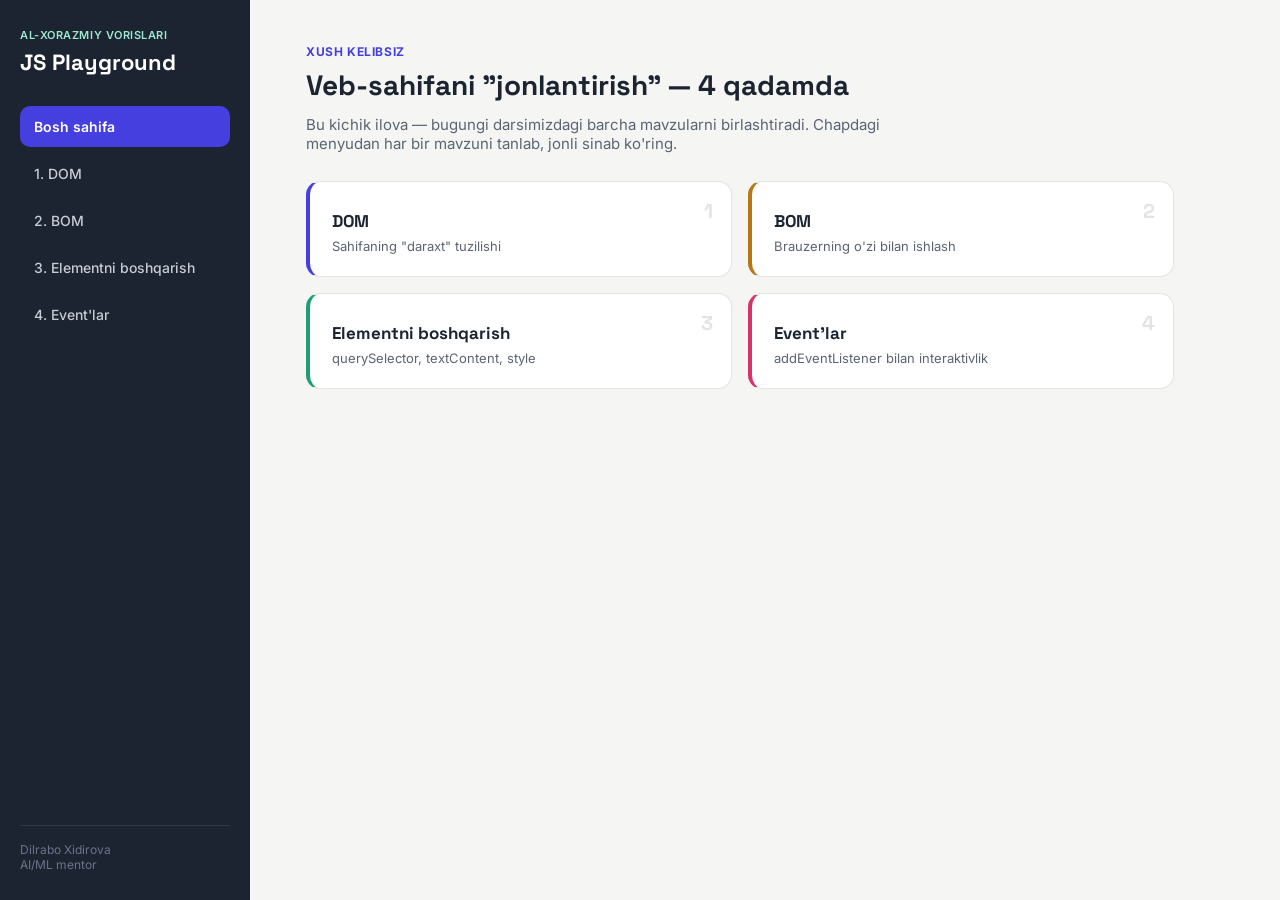
<file: 03-DOM-BOM-HTML-tushunchalari/index.html>
<!DOCTYPE html>
<html lang="uz">
<head>
<meta charset="UTF-8">
<meta name="viewport" content="width=device-width, initial-scale=1.0">
<title>DOM, BOM, Element va Event'lar — Yakuniy loyiha</title>
<link rel="preconnect" href="https://fonts.googleapis.com">
<link rel="preconnect" href="https://fonts.gstatic.com" crossorigin>
<link href="https://fonts.googleapis.com/css2?family=Space+Grotesk:wght@500;700&family=Inter:wght@400;500;600&family=JetBrains+Mono:wght@400;500&display=swap" rel="stylesheet">
<link rel="stylesheet" href="style.css">
</head>
<body>

<div class="app">

  <!-- ==================== SIDEBAR (Streamlit uslubida navigatsiya) ==================== -->
  <aside class="sidebar">
    <div class="sidebar-title">
      <p class="eyebrow">Al-Xorazmiy vorislari</p>
      <h1>JS Playground</h1>
    </div>
    <nav class="nav">
      <button class="nav-btn active" data-page="bosh">Bosh sahifa</button>
      <button class="nav-btn" data-page="dom">1. DOM</button>
      <button class="nav-btn" data-page="bom">2. BOM</button>
      <button class="nav-btn" data-page="element">3. Elementni boshqarish</button>
      <button class="nav-btn" data-page="event">4. Event'lar</button>
    </nav>
    <div class="sidebar-footer">Dilrabo Xidirova<br>AI/ML mentor</div>
  </aside>

  <!-- ==================== MAIN CONTENT ==================== -->
  <main class="content">

    <!-- ---------- BOSH SAHIFA ---------- -->
    <section class="page active" id="page-bosh">
      <p class="page-eyebrow">Xush kelibsiz</p>
      <h2>Veb-sahifani "jonlantirish" — 4 qadamda</h2>
      <p class="page-desc">Bu kichik ilova — bugungi darsimizdagi barcha mavzularni birlashtiradi. Chapdagi menyudan har bir mavzuni tanlab, jonli sinab ko'ring.</p>
      <div class="card-grid">
        <div class="mini-card blue"><span class="mini-num">1</span><h3>DOM</h3><p>Sahifaning "daraxt" tuzilishi</p></div>
        <div class="mini-card amber"><span class="mini-num">2</span><h3>BOM</h3><p>Brauzerning o'zi bilan ishlash</p></div>
        <div class="mini-card green"><span class="mini-num">3</span><h3>Elementni boshqarish</h3><p>querySelector, textContent, style</p></div>
        <div class="mini-card pink"><span class="mini-num">4</span><h3>Event'lar</h3><p>addEventListener bilan interaktivlik</p></div>
      </div>
    </section>

    <!-- ---------- 1. DOM ---------- -->
    <section class="page" id="page-dom">
      <p class="page-eyebrow">1-bo'lim</p>
      <h2>DOM — sahifaning daraxti</h2>
      <p class="page-desc">Har bir veb-sahifa — bu ichma-ich joylashgan elementlar daraxti. Quyidagi tugmani bosib, daraxtning har bir "shoxini" ajratib ko'ring.</p>

      <div class="two-col">
        <div class="panel">
          <p class="panel-label">DOM daraxti</p>
          <div class="tree" id="domTree">
            <div class="tree-node" data-node="html">&lt;html&gt;</div>
            <div class="tree-node indent1" data-node="body">&lt;body&gt;</div>
            <div class="tree-node indent2" data-node="h1">&lt;h1&gt;</div>
            <div class="tree-node indent2" data-node="button">&lt;button&gt;</div>
          </div>
        </div>
        <div class="panel">
          <p class="panel-label">Nima uchun kerak?</p>
          <p class="explain-text">DOM — JavaScript uchun "xarita". Bu xarita bo'lmasa, JavaScript sahifada nima borligini va qayerga "qo'l tekkizishni" bilmaydi.</p>
          <div class="btn-row">
            <button class="action-btn" id="domHighlightBtn">Daraxtni tekshirish</button>
          </div>
        </div>
      </div>
      <div class="code-box" id="domCode">// Tugmani bosib ko'ring</div>
    </section>

    <!-- ---------- 2. BOM ---------- -->
    <section class="page" id="page-bom">
      <p class="page-eyebrow">2-bo'lim</p>
      <h2>BOM — brauzerning o'zi</h2>
      <p class="page-desc">DOM — sahifa ICHI. BOM — brauzerning O'ZI (oyna o'lchami, xabar oynasi, manzil).</p>

      <div class="two-col">
        <div class="panel">
          <p class="panel-label">Oyna kengligi</p>
          <p class="explain-text">Bu — sahifa ichidagi narsa emas, balki brauzerning o'zi haqidagi ma'lumot.</p>
          <div class="btn-row"><button class="action-btn" id="bomWidthBtn">window.innerWidth</button></div>
        </div>
        <div class="panel">
          <p class="panel-label">Xabar oynasi</p>
          <p class="explain-text">Brauzerning o'z xabar oynasini chiqarish.</p>
          <div class="btn-row"><button class="action-btn" id="bomAlertBtn">window.alert()</button></div>
        </div>
      </div>
      <div class="code-box" id="bomCode">// Tugmalarni bosib ko'ring</div>
    </section>

    <!-- ---------- 3. ELEMENT ---------- -->
    <section class="page" id="page-element">
      <p class="page-eyebrow">3-bo'lim</p>
      <h2>Elementni boshqarish</h2>
      <p class="page-desc">JavaScript sahifadagi elementni topib (querySelector), uni o'zgartira oladi (textContent, style).</p>

      <div class="two-col">
        <div class="panel preview-panel">
          <p class="panel-label">Jonli sahifa</p>
          <h3 id="liveH1">Salom, Dunyo!</h3>
          <button id="liveBtn">Meni bos!</button>
        </div>
        <div class="panel">
          <p class="panel-label">Boshqaruv</p>
          <div class="btn-row" style="flex-direction:column; align-items:stretch; gap:8px;">
            <button class="action-btn" id="elTextBtn">.textContent'ni o'zgartirish</button>
            <button class="action-btn" id="elColorBtn">.style.color'ni o'zgartirish</button>
            <button class="action-btn" id="elResetBtn">Qaytarish</button>
          </div>
        </div>
      </div>
      <div class="code-box" id="elementCode">// Tugmalarni bosib ko'ring</div>
    </section>

    <!-- ---------- 4. EVENT ---------- -->
    <section class="page" id="page-event">
      <p class="page-eyebrow">4-bo'lim</p>
      <h2>Event'lar (Hodisalar)</h2>
      <p class="page-desc">addEventListener — foydalanuvchi harakatiga (click, hover) dastur javob berishi.</p>

      <div class="two-col">
        <div class="panel preview-panel">
          <p class="panel-label">Click event</p>
          <div class="counter-display" id="clickCounter">0</div>
          <button id="eventClickBtn">Bosing!</button>
        </div>
        <div class="panel preview-panel">
          <p class="panel-label">Hover event</p>
          <div class="hover-box" id="hoverBox">Sichqonchani shu yerga olib keling</div>
        </div>
      </div>
      <div class="code-box" id="eventCode">// Tugmani bosing yoki sichqonchani olib keling</div>
    </section>

  </main>
</div>

<div class="toast" id="toast"></div>
<div class="modal-overlay" id="modalOverlay">
  <div class="modal-box">
    <p>Salom! Bu — brauzerning o'z xabar oynasi.</p>
    <button id="modalClose">OK</button>
  </div>
</div>

<script src="script.js"></script>
</body>
</html>
</file>
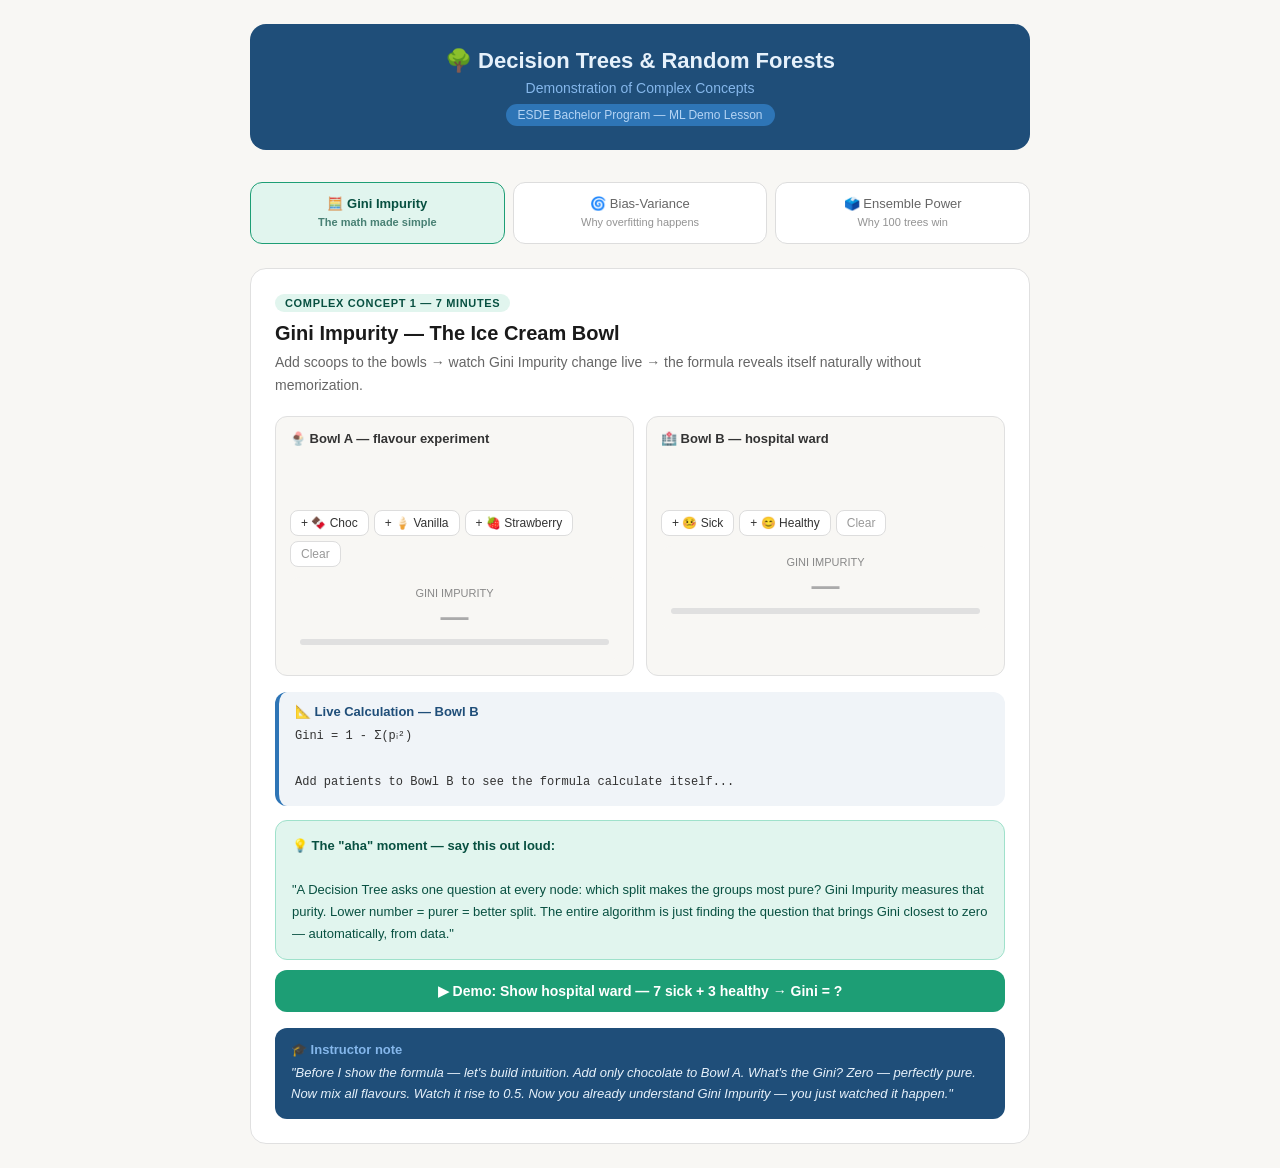
<file: 01-decision-trees-random-forests/complex_concepts_demo.html>
<!DOCTYPE html>
<html lang="en">
<head>
<meta charset="UTF-8">
<meta name="viewport" content="width=device-width, initial-scale=1.0">
<title>Decision Trees & Random Forests — Complex Concepts Demo</title>
<style>
  * { box-sizing: border-box; margin: 0; padding: 0; }
  body { font-family: -apple-system, BlinkMacSystemFont, 'Segoe UI', Arial, sans-serif; background: #f8f7f4; color: #1a1a1a; padding: 1.5rem; }
  #app { max-width: 780px; margin: 0 auto; }

  .header { text-align: center; margin-bottom: 2rem; padding: 1.5rem; background: #1F4E79; border-radius: 16px; }
  .header h1 { font-size: 22px; font-weight: 600; color: #E6F1FB; margin-bottom: 6px; }
  .header p { font-size: 14px; color: #85B7EB; }
  .header .badge { display: inline-block; background: #2E75B6; color: #B5D4F4; font-size: 12px; padding: 4px 12px; border-radius: 20px; margin-top: 8px; }

  .concept-nav { display: flex; gap: 8px; margin-bottom: 1.5rem; }
  .cnav { flex: 1; padding: 12px 8px; border: 1.5px solid #ddd; border-radius: 12px; font-size: 13px; cursor: pointer; text-align: center; background: #fff; color: #666; line-height: 1.4; transition: all .2s; }
  .cnav:hover { border-color: #2E75B6; }
  .cnav.c1.active { border-color: #1D9E75; background: #E1F5EE; color: #085041; font-weight: 600; }
  .cnav.c2.active { border-color: #185FA5; background: #E6F1FB; color: #042C53; font-weight: 600; }
  .cnav.c3.active { border-color: #854F0B; background: #FAEEDA; color: #412402; font-weight: 600; }

  .panel { display: none; background: #fff; border-radius: 16px; padding: 1.5rem; border: 0.5px solid #e0e0e0; }
  .panel.active { display: block; }

  .concept-label { font-size: 11px; font-weight: 600; letter-spacing: .06em; padding: 3px 10px; border-radius: 10px; display: inline-block; margin-bottom: 10px; text-transform: uppercase; }
  .l1 { background: #E1F5EE; color: #085041; }
  .l2 { background: #E6F1FB; color: #042C53; }
  .l3 { background: #FAEEDA; color: #412402; }

  .section-title { font-size: 20px; font-weight: 600; color: #1a1a1a; margin-bottom: 6px; }
  .section-sub { font-size: 14px; color: #666; margin-bottom: 1.25rem; line-height: 1.6; }

  /* GINI */
  .bowls-row { display: grid; grid-template-columns: 1fr 1fr; gap: 12px; margin-bottom: 1rem; }
  .bowl-wrap { background: #f8f7f4; border: 1px solid #e0e0e0; border-radius: 12px; padding: 14px; }
  .bowl-title { font-size: 13px; font-weight: 600; color: #333; margin-bottom: 10px; }
  .scoops { display: flex; flex-wrap: wrap; gap: 5px; min-height: 44px; margin-bottom: 10px; align-items: center; }
  .scoop { width: 34px; height: 34px; border-radius: 50%; display: flex; align-items: center; justify-content: center; font-size: 16px; cursor: pointer; transition: transform .1s; border: 2px solid rgba(0,0,0,0.1); }
  .scoop:hover { transform: scale(1.2); }
  .btns { display: flex; flex-wrap: wrap; gap: 5px; margin-bottom: 10px; }
  .ab { padding: 5px 10px; border: 1px solid #ddd; border-radius: 8px; font-size: 12px; cursor: pointer; background: #fff; color: #333; transition: all .15s; }
  .ab:hover { background: #E1F5EE; border-color: #1D9E75; }
  .clr { padding: 5px 10px; border: 1px solid #ddd; border-radius: 8px; font-size: 12px; cursor: pointer; background: #fff; color: #999; }
  .clr:hover { background: #f0f0f0; }
  .gini-result { text-align: center; padding: 10px; border-radius: 10px; transition: background .3s; }
  .gini-num { font-size: 28px; font-weight: 700; }
  .gini-bar { height: 6px; border-radius: 3px; background: #e0e0e0; margin: 6px 0; }
  .gini-fill { height: 6px; border-radius: 3px; transition: width .5s, background .5s; }
  .gini-word { font-size: 12px; font-weight: 600; }

  .formula-card { background: #f0f4f8; border-radius: 12px; padding: 12px 16px; margin-bottom: 14px; border-left: 4px solid #2E75B6; }
  .formula-title { font-size: 13px; font-weight: 600; color: #1F4E79; margin-bottom: 6px; }
  .formula-code { font-family: 'Courier New', monospace; font-size: 12px; color: #333; line-height: 1.9; white-space: pre-wrap; }

  .wow-box { background: #E1F5EE; border-radius: 12px; padding: 14px 16px; border: 1px solid #9FE1CB; margin-top: 12px; }
  .wow-box p { font-size: 13px; color: #085041; line-height: 1.7; }

  .run-btn { width: 100%; padding: 13px; border: none; border-radius: 12px; font-size: 14px; font-weight: 600; cursor: pointer; margin-top: 10px; transition: all .2s; }
  .green-btn { background: #1D9E75; color: #fff; }
  .green-btn:hover { background: #0F6E56; }
  .blue-btn { background: #185FA5; color: #fff; }
  .blue-btn:hover { background: #0C447C; }
  .amber-btn { background: #854F0B; color: #FAEEDA; }
  .amber-btn:hover { background: #633806; }

  /* BIAS VARIANCE */
  .slider-row { display: flex; align-items: center; gap: 12px; margin-bottom: 14px; background: #f8f7f4; padding: 12px 16px; border-radius: 12px; }
  .slider-row label { font-size: 13px; font-weight: 600; color: #333; width: 90px; flex-shrink: 0; }
  .slider-row input[type=range] { flex: 1; height: 6px; accent-color: #185FA5; cursor: pointer; }
  .slider-row .val { font-size: 20px; font-weight: 700; color: #185FA5; min-width: 36px; text-align: right; }

  .bv-grid { display: grid; grid-template-columns: 1fr 1fr; gap: 10px; margin: 14px 0; }
  .bv-card { background: #f8f7f4; border: 1px solid #e0e0e0; border-radius: 12px; padding: 14px; text-align: center; }
  .bv-label { font-size: 11px; color: #888; margin-bottom: 4px; text-transform: uppercase; letter-spacing: .04em; }
  .bv-num { font-size: 26px; font-weight: 700; }
  .bv-status { font-size: 11px; font-weight: 600; padding: 3px 10px; border-radius: 10px; display: inline-block; margin-top: 4px; }
  .verdict-bar { height: 8px; border-radius: 4px; background: #e0e0e0; margin: 6px 0; }
  .verdict-fill { height: 8px; border-radius: 4px; transition: width .5s, background .5s; }

  .bv-verdict { padding: 12px 16px; border-radius: 12px; font-size: 14px; font-weight: 500; text-align: center; transition: all .3s; margin-bottom: 10px; border: 1px solid; }
  .student-analogy { background: #E6F1FB; border-radius: 12px; padding: 14px 16px; border: 1px solid #B5D4F4; margin-top: 10px; }
  .student-analogy p { font-size: 13px; color: #042C53; line-height: 1.7; }

  /* ENSEMBLE */
  .doctors-row { display: grid; grid-template-columns: repeat(5, 1fr); gap: 8px; margin: 12px 0; }
  .doctor { border: 1px solid #e0e0e0; border-radius: 12px; padding: 10px 6px; text-align: center; background: #f8f7f4; transition: all .4s; }
  .doctor.voted { border-color: #2E75B6; background: #fff; box-shadow: 0 2px 8px rgba(0,0,0,0.08); }
  .doctor-icon { font-size: 24px; display: block; margin-bottom: 4px; }
  .doctor-name { font-size: 11px; font-weight: 600; color: #333; }
  .doctor-spec { font-size: 10px; color: #888; margin-bottom: 4px; }
  .doctor-acc { font-size: 10px; color: #999; margin-bottom: 5px; }
  .doctor-vote { font-size: 11px; font-weight: 600; padding: 3px 8px; border-radius: 8px; display: inline-block; }
  .vote-yes { background: #E1F5EE; color: #085041; }
  .vote-no { background: #FCEBEB; color: #791F1F; }
  .vote-pending { background: #f0f0f0; color: #aaa; }

  .vote-result { background: #f8f7f4; border-radius: 12px; padding: 16px; text-align: center; margin: 12px 0; border: 1px solid #e0e0e0; }
  .vote-label { font-size: 12px; color: #888; margin-bottom: 6px; text-transform: uppercase; letter-spacing: .04em; }
  .vote-big { font-size: 22px; font-weight: 700; color: #333; }
  .vote-sub { font-size: 12px; color: #888; margin-top: 6px; }

  .comparison-row { display: grid; grid-template-columns: 1fr 1fr; gap: 10px; margin: 10px 0; }
  .comp-card { background: #f8f7f4; border-radius: 12px; padding: 14px; text-align: center; border: 1px solid #e0e0e0; }
  .comp-label { font-size: 11px; color: #888; margin-bottom: 4px; }
  .comp-num { font-size: 26px; font-weight: 700; }

  .wow-amber { background: #FAEEDA; border-radius: 12px; padding: 14px 16px; border: 1px solid #FAC775; margin-top: 12px; display: none; }
  .wow-amber p { font-size: 13px; color: #412402; line-height: 1.7; }

  .instructor-note { background: #1F4E79; border-radius: 12px; padding: 14px 16px; margin-top: 16px; }
  .instructor-note h4 { font-size: 13px; color: #85B7EB; margin-bottom: 6px; }
  .instructor-note p { font-size: 13px; color: #E6F1FB; line-height: 1.6; font-style: italic; }

  @media (max-width: 500px) {
    .bowls-row { grid-template-columns: 1fr; }
    .doctors-row { grid-template-columns: repeat(3, 1fr); }
    .concept-nav { flex-direction: column; }
  }
</style>
</head>
<body>
<div id="app">

  <div class="header">
    <h1>🌳 Decision Trees & Random Forests</h1>
    <p>Demonstration of Complex Concepts</p>
    <span class="badge">ESDE Bachelor Program — ML Demo Lesson</span>
  </div>

  <div class="concept-nav">
    <div class="cnav c1 active" onclick="showC('c1',this)">
      🧮 Gini Impurity<br><span style="font-size:11px;opacity:.7">The math made simple</span>
    </div>
    <div class="cnav c2" onclick="showC('c2',this)">
      🌀 Bias-Variance<br><span style="font-size:11px;opacity:.7">Why overfitting happens</span>
    </div>
    <div class="cnav c3" onclick="showC('c3',this)">
      🗳️ Ensemble Power<br><span style="font-size:11px;opacity:.7">Why 100 trees win</span>
    </div>
  </div>

  <!-- CONCEPT 1: GINI -->
  <div id="c1" class="panel active">
    <span class="concept-label l1">Complex Concept 1 — 7 minutes</span>
    <div class="section-title">Gini Impurity — The Ice Cream Bowl</div>
    <div class="section-sub">Add scoops to the bowls → watch Gini Impurity change live → the formula reveals itself naturally without memorization.</div>

    <div class="bowls-row">
      <div class="bowl-wrap">
        <div class="bowl-title">🍨 Bowl A — flavour experiment</div>
        <div class="scoops" id="scoops-a"></div>
        <div class="btns">
          <button class="ab" onclick="add('a','choc')">+ 🍫 Choc</button>
          <button class="ab" onclick="add('a','van')">+ 🍦 Vanilla</button>
          <button class="ab" onclick="add('a','straw')">+ 🍓 Strawberry</button>
          <button class="clr" onclick="clr('a')">Clear</button>
        </div>
        <div class="gini-result" id="gr-a">
          <div style="font-size:11px;color:#888;margin-bottom:2px">GINI IMPURITY</div>
          <div class="gini-num" id="gn-a">—</div>
          <div class="gini-bar"><div class="gini-fill" id="gf-a" style="width:0%"></div></div>
          <div class="gini-word" id="gw-a"></div>
        </div>
      </div>
      <div class="bowl-wrap">
        <div class="bowl-title">🏥 Bowl B — hospital ward</div>
        <div class="scoops" id="scoops-b"></div>
        <div class="btns">
          <button class="ab" onclick="add('b','sick')">+ 🤒 Sick</button>
          <button class="ab" onclick="add('b','well')">+ 😊 Healthy</button>
          <button class="clr" onclick="clr('b')">Clear</button>
        </div>
        <div class="gini-result" id="gr-b">
          <div style="font-size:11px;color:#888;margin-bottom:2px">GINI IMPURITY</div>
          <div class="gini-num" id="gn-b">—</div>
          <div class="gini-bar"><div class="gini-fill" id="gf-b" style="width:0%"></div></div>
          <div class="gini-word" id="gw-b"></div>
        </div>
      </div>
    </div>

    <div class="formula-card">
      <div class="formula-title">📐 Live Calculation — Bowl B</div>
      <div class="formula-code" id="formula-text">Gini = 1 - Σ(pᵢ²)

Add patients to Bowl B to see the formula calculate itself...</div>
    </div>

    <div class="wow-box">
      <p><strong>💡 The "aha" moment — say this out loud:</strong><br><br>
      "A Decision Tree asks one question at every node: which split makes the groups most pure? Gini Impurity measures that purity. Lower number = purer = better split. The entire algorithm is just finding the question that brings Gini closest to zero — automatically, from data."</p>
    </div>

    <button class="run-btn green-btn" onclick="demoGini()">▶ Demo: Show hospital ward — 7 sick + 3 healthy → Gini = ?</button>

    <div class="instructor-note">
      <h4>🎓 Instructor note</h4>
      <p>"Before I show the formula — let's build intuition. Add only chocolate to Bowl A. What's the Gini? Zero — perfectly pure. Now mix all flavours. Watch it rise to 0.5. Now you already understand Gini Impurity — you just watched it happen."</p>
    </div>
  </div>

  <!-- CONCEPT 2: BIAS VARIANCE -->
  <div id="c2" class="panel">
    <span class="concept-label l2">Complex Concept 2 — 7 minutes</span>
    <div class="section-title">Bias-Variance Tradeoff — The Goldilocks Problem</div>
    <div class="section-sub">Drag the depth slider. Watch train and test accuracy diverge in real time. Find the sweet spot together with students.</div>

    <div class="slider-row">
      <label>max_depth</label>
      <input type="range" id="depth-slider" min="1" max="20" value="4" step="1" oninput="updateBV()">
      <span class="val" id="depth-val">4</span>
    </div>

    <div class="bv-grid">
      <div class="bv-card">
        <div class="bv-label">Train Accuracy</div>
        <div class="bv-num" id="bv-train" style="color:#E24B4A">82%</div>
        <div class="bv-status" style="background:#FCEBEB;color:#791F1F">training set</div>
      </div>
      <div class="bv-card">
        <div class="bv-label">Test Accuracy</div>
        <div class="bv-num" id="bv-test" style="color:#185FA5">80%</div>
        <div class="bv-status" style="background:#E6F1FB;color:#042C53">unseen patients</div>
      </div>
      <div class="bv-card">
        <div class="bv-label">Overfit Gap</div>
        <div class="bv-num" id="bv-gap">2%</div>
        <div class="verdict-bar"><div class="verdict-fill" id="gap-fill" style="width:4%;background:#1D9E75"></div></div>
      </div>
      <div class="bv-card">
        <div class="bv-label">Model Status</div>
        <div class="bv-num" id="bv-icon" style="font-size:32px">✅</div>
        <div class="bv-status" id="bv-icon-s" style="background:#EAF3DE;color:#27500A">Balanced</div>
      </div>
    </div>

    <div class="bv-verdict" id="bv-verdict" style="background:#EAF3DE;color:#27500A;border-color:#C0DD97">
      depth=4 → Just right! Low bias, low variance. Deploy this model.
    </div>

    <div class="student-analogy">
      <p id="analogy-text"><strong>🎓 Analogy:</strong> depth=4 is like a student who studied the concepts deeply — not so shallow they miss patterns, not so deep they memorized every exam question word-for-word. They generalize to new questions they've never seen before.</p>
    </div>

    <div class="instructor-note" style="margin-top:14px">
      <h4>🎓 Instructor note</h4>
      <p>"I will drag this slider slowly from 1 to 20. Watch the gap between red and blue. Students — shout STOP when you think we've hit the best balance. That moment of debate IS the concept of bias-variance tradeoff."</p>
    </div>
  </div>

  <!-- CONCEPT 3: ENSEMBLE -->
  <div id="c3" class="panel">
    <span class="concept-label l3">Complex Concept 3 — 7 minutes</span>
    <div class="section-title">Ensemble Power — Why 100 Mediocre Doctors Win</div>
    <div class="section-sub">Each doctor sees different patient data, considers different symptoms. Watch them vote one by one — and see why the forest beats any single tree.</div>

    <div style="background:#FAEEDA;border-radius:12px;padding:12px 16px;margin-bottom:12px;border:1px solid #FAC775">
      <strong style="font-size:13px;color:#412402">Patient case:</strong>
      <span style="font-size:13px;color:#633806"> Age 58 | Chest pain: YES | Vessels blocked: 2 | Max HR: 132 | Cholesterol: 289</span>
    </div>

    <div style="font-size:13px;font-weight:600;color:#333;margin-bottom:8px">The Medical Committee:</div>
    <div class="doctors-row" id="doctors-row"></div>

    <div class="vote-result">
      <div class="vote-label">Majority vote — final diagnosis</div>
      <div class="vote-big" id="vote-result">Waiting for committee...</div>
      <div class="vote-sub" id="vote-sub">Click the button below to start the consultation</div>
    </div>

    <div class="comparison-row">
      <div class="comp-card">
        <div class="comp-label">Best single doctor</div>
        <div class="comp-num" id="single-acc" style="color:#E24B4A">—</div>
        <div style="font-size:11px;color:#888;margin-top:2px">accuracy alone</div>
      </div>
      <div class="comp-card" style="border-color:#1D9E75">
        <div class="comp-label">Forest (majority vote)</div>
        <div class="comp-num" id="forest-acc" style="color:#1D9E75">—</div>
        <div style="font-size:11px;color:#888;margin-top:2px">accuracy together</div>
      </div>
    </div>

    <button class="run-btn amber-btn" onclick="runEnsemble()">▶ Consult the medical committee — watch them vote!</button>

    <div class="wow-amber" id="ensemble-wow">
      <p><strong>💡 Why does this work mathematically?</strong><br><br>
      Each doctor is wrong in a <em>different way</em>. Doctor 1 missed age as a factor. Doctor 2 underweighted chest pain. Doctor 3 missed vessels. But when they VOTE — the individual errors cancel each other out. The correct answer survives the majority vote.<br><br>
      <strong>This is the mathematical foundation of Random Forest.</strong> 100 diverse trees, each trained on different data and different features, vote together. Their errors are uncorrelated — so they cancel. This is why ensemble methods almost always beat any single model.</p>
    </div>

    <div class="instructor-note" style="margin-top:14px">
      <h4>🎓 Instructor note</h4>
      <p>"You wouldn't trust one doctor with a life-or-death diagnosis. You'd get a second opinion. And a third. Random Forest does exactly this — automatically — for every prediction. The wisdom of crowds, implemented in code."</p>
    </div>
  </div>

</div>

<script>
// ============ CONCEPT 1: GINI ============
const bowls = { a: [], b: [] };
const flavors = {
  choc:  { e: '🍫', c: '#7B3F00' },
  van:   { e: '🍦', c: '#F5DEB3' },
  straw: { e: '🍓', c: '#FF6B8A' },
  sick:  { e: '🤒', c: '#E24B4A' },
  well:  { e: '😊', c: '#1D9E75' }
};

function gini(arr) {
  if (!arr.length) return null;
  const t = arr.length, counts = {};
  arr.forEach(f => counts[f] = (counts[f] || 0) + 1);
  return Math.round((1 - Object.values(counts).reduce((s, c) => s + (c/t)**2, 0)) * 100) / 100;
}

function getStyle(g) {
  if (g === null) return ['#f8f7f4', '#aaa', ''];
  if (g === 0)    return ['#E1F5EE', '#085041', 'Perfectly pure! ✅ Gini = 0'];
  if (g < 0.2)    return ['#EAF3DE', '#27500A', 'Very pure ✅'];
  if (g < 0.4)    return ['#FAEEDA', '#633806', 'Mixed ⚠️'];
  return ['#FCEBEB', '#791F1F', 'Very impure! ❌'];
}

function updateBowl(b) {
  const arr = bowls[b], g = gini(arr);
  const [bg, tc, word] = getStyle(g);
  document.getElementById(`gn-${b}`).textContent = g !== null ? g.toFixed(2) : '—';
  document.getElementById(`gn-${b}`).style.color = tc;
  document.getElementById(`gf-${b}`).style.width = g !== null ? (g * 100) + '%' : '0%';
  document.getElementById(`gf-${b}`).style.background = g === null ? '#ccc' : g < 0.3 ? '#1D9E75' : g < 0.45 ? '#BA7517' : '#E24B4A';
  document.getElementById(`gw-${b}`).textContent = word;
  document.getElementById(`gw-${b}`).style.color = tc;
  document.getElementById(`gr-${b}`).style.background = bg;
  const sc = document.getElementById(`scoops-${b}`);
  sc.innerHTML = '';
  arr.forEach((f, i) => {
    const s = document.createElement('div');
    s.className = 'scoop';
    s.style.background = flavors[f].c;
    s.textContent = flavors[f].e;
    s.title = 'Click to remove';
    s.onclick = () => { bowls[b].splice(i, 1); updateBowl(b); };
    sc.appendChild(s);
  });
  if (b === 'b') updateFormula();
}

function updateFormula() {
  const arr = bowls.b;
  if (!arr.length) {
    document.getElementById('formula-text').textContent = 'Gini = 1 - Σ(pᵢ²)\n\nAdd patients to Bowl B to see the formula calculate itself...';
    return;
  }
  const t = arr.length, counts = {};
  arr.forEach(f => counts[f] = (counts[f] || 0) + 1);
  let lines = `Total patients: ${t}\n\n`;
  let sq = 0;
  const sqParts = [];
  Object.entries(counts).forEach(([f, c]) => {
    const p = (c / t).toFixed(2);
    const s2 = ((c / t) ** 2).toFixed(4);
    lines += `p(${flavors[f]?.e || f}) = ${c}/${t} = ${p}  →  ${p}² = ${s2}\n`;
    sqParts.push(s2);
    sq += (c / t) ** 2;
  });
  lines += `\nGini = 1 - (${sqParts.join(' + ')})\nGini = 1 - ${sq.toFixed(4)}\nGini = ${(1 - sq).toFixed(2)}`;
  document.getElementById('formula-text').textContent = lines;
}

function add(b, f) { if (bowls[b].length >= 10) return; bowls[b].push(f); updateBowl(b); }
function clr(b) { bowls[b] = []; updateBowl(b); }
function demoGini() {
  bowls.b = [];
  for (let i = 0; i < 7; i++) bowls.b.push('sick');
  for (let i = 0; i < 3; i++) bowls.b.push('well');
  updateBowl('b');
}

// ============ CONCEPT 2: BIAS-VARIANCE ============
function updateBV() {
  const d = parseInt(document.getElementById('depth-slider').value);
  document.getElementById('depth-val').textContent = d;
  let train, test;
  if (d <= 1)       { train = 65; test = 62; }
  else if (d === 2) { train = 72; test = 70; }
  else if (d === 3) { train = 78; test = 76; }
  else if (d === 4) { train = 82; test = 80; }
  else if (d === 5) { train = 86; test = 79; }
  else if (d <= 7)  { train = 91; test = 74; }
  else if (d <= 10) { train = 95; test = 66; }
  else if (d <= 15) { train = 98; test = 58; }
  else              { train = 100; test = 51; }
  const gap = train - test;

  document.getElementById('bv-train').textContent = train + '%';
  document.getElementById('bv-test').textContent = test + '%';
  document.getElementById('bv-gap').textContent = gap + '%';
  document.getElementById('gap-fill').style.width = Math.min(gap * 3, 100) + '%';
  document.getElementById('gap-fill').style.background = gap < 5 ? '#1D9E75' : gap < 15 ? '#BA7517' : '#E24B4A';

  let verdict, vBg, vColor, vBorder, icon, iBg, iColor, iLabel, analogy;
  if (d <= 2) {
    verdict = `depth=${d} → Underfitting! Too shallow — the tree can't learn real patterns. Both train and test accuracy are low.`;
    vBg='#FAEEDA';vColor='#412402';vBorder='#FAC775';icon='😴';iBg='#FAEEDA';iColor='#633806';iLabel='Underfit';
    analogy = `<strong>🎓 Analogy:</strong> A doctor who only asks ONE question: "Do you have chest pain?" — misses most patterns. Too simple to be useful. This is HIGH BIAS.`;
  } else if (d <= 5) {
    verdict = `depth=${d} → Just right! ✅ Low bias, low variance. Real patterns learned, noise ignored. Deploy this model!`;
    vBg='#EAF3DE';vColor='#27500A';vBorder='#C0DD97';icon='✅';iBg='#EAF3DE';iColor='#27500A';iLabel='Balanced';
    analogy = `<strong>🎓 Analogy:</strong> A doctor who studied concepts deeply — asks the right questions, generalizes well to new patients they've never seen before.`;
  } else if (d <= 10) {
    verdict = `depth=${d} → Starting to overfit ⚠️ Train accuracy looks great but test drops. The tree is memorizing training examples instead of learning patterns.`;
    vBg='#FAEEDA';vColor='#412402';vBorder='#FAC775';icon='⚠️';iBg='#FAEEDA';iColor='#633806';iLabel='Caution';
    analogy = `<strong>🎓 Analogy:</strong> A student who memorized every past exam question. Aces practice tests. Struggles with any new questions they haven't seen before.`;
  } else {
    verdict = `depth=${d} → Severe overfitting! 🔥 100% train accuracy but terrible test performance. This model is useless on real new patients!`;
    vBg='#FCEBEB';vColor='#791F1F';vBorder='#F7C1C1';icon='🔥';iBg='#FCEBEB';iColor='#791F1F';iLabel='Overfit!';
    analogy = `<strong>🎓 Analogy:</strong> The student memorized answers including the typos. Perfect on known questions. Fails completely on anything new. This is HIGH VARIANCE.`;
  }

  document.getElementById('bv-verdict').textContent = verdict;
  document.getElementById('bv-verdict').style.background = vBg;
  document.getElementById('bv-verdict').style.color = vColor;
  document.getElementById('bv-verdict').style.borderColor = vBorder;
  document.getElementById('bv-icon').textContent = icon;
  document.getElementById('bv-icon-s').style.background = iBg;
  document.getElementById('bv-icon-s').style.color = iColor;
  document.getElementById('bv-icon-s').textContent = iLabel;
  document.getElementById('analogy-text').innerHTML = analogy;
}

// ============ CONCEPT 3: ENSEMBLE ============
const doctorData = [
  { name: 'Dr. Amir',  spec: 'Cardiologist', acc: 74, data: 'chest pain + age',      vote: null },
  { name: 'Dr. Sarah', spec: 'Internist',     acc: 71, data: 'vessels + ECG',         vote: null },
  { name: 'Dr. Chen',  spec: 'GP',            acc: 78, data: 'all vitals',            vote: null },
  { name: 'Dr. Lena',  spec: 'Specialist',    acc: 69, data: 'cholesterol + BP',      vote: null },
  { name: 'Dr. Omar',  spec: 'Researcher',    acc: 73, data: 'thal + slope',          vote: null },
];
const votes = [true, false, true, true, false];

function renderDoctors() {
  const row = document.getElementById('doctors-row');
  row.innerHTML = '';
  doctorData.forEach(d => {
    const el = document.createElement('div');
    el.className = 'doctor' + (d.vote !== null ? ' voted' : '');
    el.innerHTML = `
      <span class="doctor-icon">👨‍⚕️</span>
      <div class="doctor-name">${d.name}</div>
      <div class="doctor-spec">${d.spec}</div>
      <div class="doctor-acc">${d.acc}% accuracy</div>
      ${d.vote !== null
        ? `<span class="doctor-vote ${d.vote ? 'vote-yes' : 'vote-no'}">${d.vote ? '❤️ YES' : '💚 NO'}</span>`
        : `<span class="doctor-vote vote-pending">pending...</span>`}`;
    row.appendChild(el);
  });
}

async function runEnsemble() {
  doctorData.forEach(d => d.vote = null);
  renderDoctors();
  document.getElementById('vote-result').textContent = 'Consulting committee...';
  document.getElementById('vote-result').style.color = '#333';
  document.getElementById('vote-sub').textContent = 'Each doctor reviews a different subset of the patient\'s data...';
  document.getElementById('ensemble-wow').style.display = 'none';
  document.getElementById('single-acc').textContent = '—';
  document.getElementById('forest-acc').textContent = '—';

  for (let i = 0; i < doctorData.length; i++) {
    await new Promise(r => setTimeout(r, 700));
    doctorData[i].vote = votes[i];
    renderDoctors();
  }

  await new Promise(r => setTimeout(r, 500));
  const yesVotes = votes.filter(v => v).length;
  const noVotes = votes.filter(v => !v).length;
  const finalVote = yesVotes > noVotes;

  document.getElementById('vote-result').textContent = finalVote ? '❤️ HIGH RISK — Heart Disease Detected' : '💚 LOW RISK — Healthy';
  document.getElementById('vote-result').style.color = finalVote ? '#E24B4A' : '#1D9E75';
  document.getElementById('vote-sub').textContent = `${yesVotes} doctors voted YES, ${noVotes} voted NO → majority wins → ${finalVote ? 'Correct diagnosis ✅' : 'Incorrect ❌'}`;

  document.getElementById('single-acc').textContent = Math.max(...doctorData.map(d => d.acc)) + '%';
  document.getElementById('forest-acc').textContent = '85%';
  document.getElementById('ensemble-wow').style.display = 'block';
}

function showC(id, el) {
  document.querySelectorAll('.panel').forEach(p => p.classList.remove('active'));
  document.querySelectorAll('.cnav').forEach(n => n.classList.remove('active'));
  document.getElementById(id).classList.add('active');
  el.classList.add('active');
}

// Init
renderDoctors();
updateBV();
updateBowl('a');
updateBowl('b');
</script>
</body>
</html>
</file>
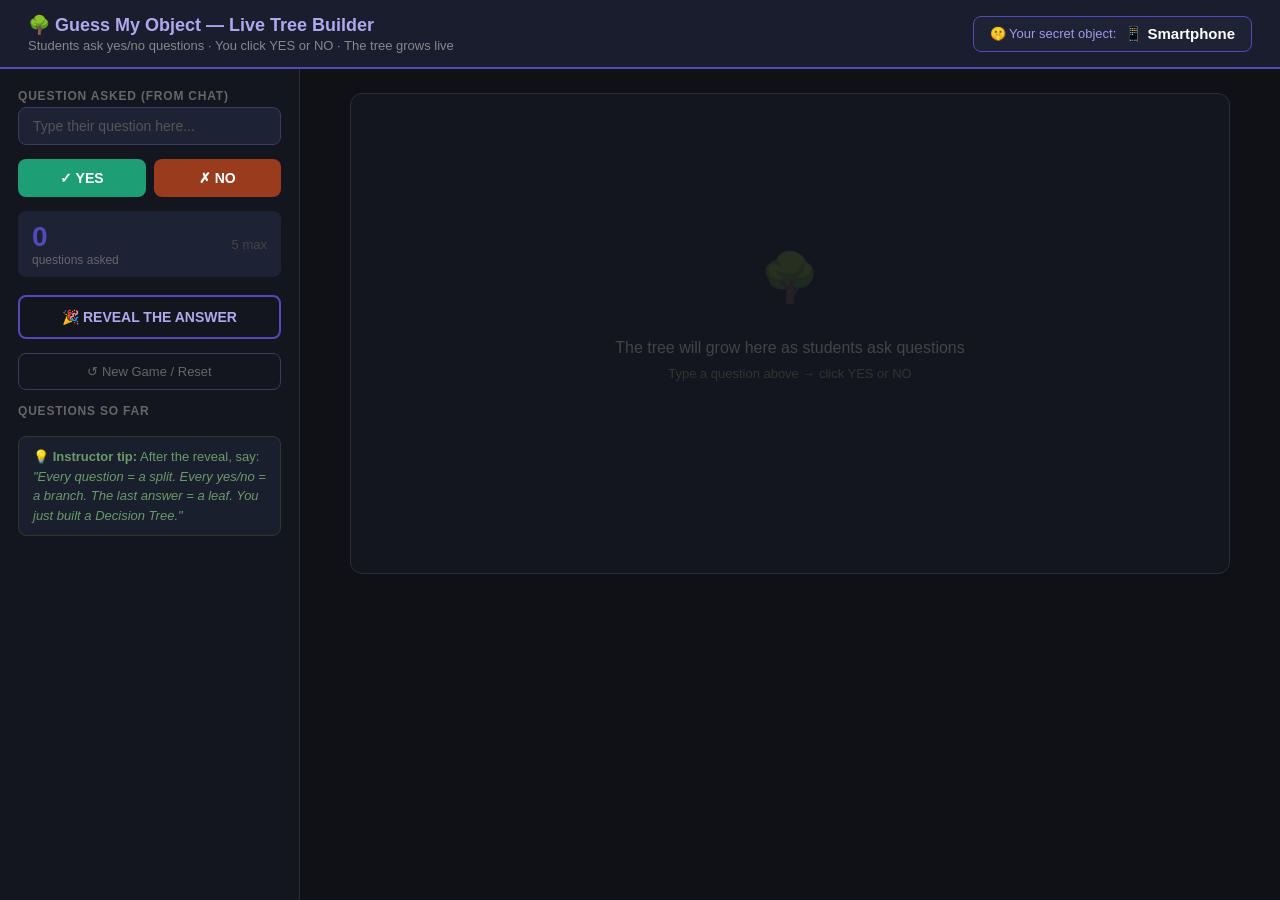
<file: 01-decision-trees-random-forests/live_tree_game.html>
<!DOCTYPE html>
<html lang="en">
<head>
<meta charset="UTF-8">
<meta name="viewport" content="width=device-width, initial-scale=1.0">
<title>Guess My Object — Live Tree Builder</title>
<style>
  * { box-sizing: border-box; margin: 0; padding: 0; }
  body {
    font-family: 'Segoe UI', Arial, sans-serif;
    background: #0f1117;
    color: #f0f0f0;
    min-height: 100vh;
    display: flex;
    flex-direction: column;
  }
  header {
    background: #1a1d2e;
    border-bottom: 2px solid #534AB7;
    padding: 14px 28px;
    display: flex;
    align-items: center;
    justify-content: space-between;
  }
  header h1 { font-size: 18px; font-weight: 600; color: #AFA9EC; }
  header p { font-size: 13px; color: #888; margin-top: 2px; }
  .secret-box {
    background: #1e2235;
    border: 1px solid #534AB7;
    border-radius: 8px;
    padding: 8px 16px;
    font-size: 13px;
    color: #9F99E8;
    display: flex;
    align-items: center;
    gap: 8px;
  }
  .secret-box span { color: #fff; font-weight: 600; font-size: 15px; }

  .main { display: flex; flex: 1; gap: 0; }

  /* Left panel */
  .left-panel {
    width: 300px;
    min-width: 260px;
    background: #14161f;
    border-right: 1px solid #2a2d3e;
    padding: 20px 18px;
    display: flex;
    flex-direction: column;
    gap: 14px;
  }
  .panel-title { font-size: 12px; font-weight: 600; text-transform: uppercase; letter-spacing: 0.8px; color: #666; margin-bottom: 4px; }
  .question-input {
    background: #1e2235;
    border: 1px solid #3a3d5a;
    border-radius: 8px;
    padding: 10px 14px;
    color: #f0f0f0;
    font-size: 14px;
    width: 100%;
    outline: none;
    transition: border 0.2s;
  }
  .question-input:focus { border-color: #534AB7; }
  .question-input::placeholder { color: #555; }
  .btn-row { display: flex; gap: 8px; }
  .btn {
    flex: 1;
    padding: 11px;
    border-radius: 8px;
    border: none;
    font-size: 14px;
    font-weight: 600;
    cursor: pointer;
    transition: all 0.15s;
  }
  .btn-yes { background: #1D9E75; color: #fff; }
  .btn-yes:hover { background: #17b886; transform: translateY(-1px); }
  .btn-no { background: #993C1D; color: #fff; }
  .btn-no:hover { background: #c04a22; transform: translateY(-1px); }
  .btn-reveal {
    width: 100%;
    padding: 12px;
    border-radius: 8px;
    border: 2px solid #534AB7;
    background: transparent;
    color: #AFA9EC;
    font-size: 14px;
    font-weight: 600;
    cursor: pointer;
    transition: all 0.2s;
    margin-top: 4px;
  }
  .btn-reveal:hover { background: #534AB7; color: #fff; }
  .btn-reset {
    width: 100%;
    padding: 10px;
    border-radius: 8px;
    border: 1px solid #3a3d5a;
    background: transparent;
    color: #666;
    font-size: 13px;
    cursor: pointer;
    transition: all 0.2s;
  }
  .btn-reset:hover { border-color: #666; color: #aaa; }

  .history-list { list-style: none; display: flex; flex-direction: column; gap: 6px; max-height: 220px; overflow-y: auto; }
  .history-list li {
    background: #1e2235;
    border-radius: 6px;
    padding: 8px 12px;
    font-size: 13px;
    display: flex;
    justify-content: space-between;
    align-items: center;
    gap: 8px;
  }
  .history-list li .q-text { color: #ccc; flex: 1; }
  .ans-yes { color: #1D9E75; font-weight: 600; }
  .ans-no { color: #D85A30; font-weight: 600; }

  .counter {
    background: #1e2235;
    border-radius: 8px;
    padding: 10px 14px;
    display: flex;
    justify-content: space-between;
    align-items: center;
  }
  .counter-num { font-size: 28px; font-weight: 700; color: #534AB7; }
  .counter-label { font-size: 12px; color: #666; }
  .counter-max { font-size: 13px; color: #444; }

  .hint-box {
    background: #1a1f2e;
    border: 1px solid #2a3a2a;
    border-radius: 8px;
    padding: 10px 14px;
    font-size: 13px;
    color: #6a9a6a;
    line-height: 1.5;
  }

  /* Right panel — tree canvas */
  .canvas-wrap {
    flex: 1;
    display: flex;
    flex-direction: column;
    align-items: center;
    justify-content: flex-start;
    padding: 24px 16px;
    overflow: auto;
    position: relative;
  }
  #tree-svg {
    width: 100%;
    max-width: 880px;
    background: #14161f;
    border-radius: 12px;
    border: 1px solid #2a2d3e;
  }

  /* Reveal overlay */
  .overlay {
    display: none;
    position: fixed;
    inset: 0;
    background: rgba(0,0,0,0.8);
    z-index: 100;
    align-items: center;
    justify-content: center;
  }
  .overlay.show { display: flex; }
  .reveal-card {
    background: #1a1d2e;
    border: 2px solid #534AB7;
    border-radius: 20px;
    padding: 40px 48px;
    text-align: center;
    max-width: 520px;
    animation: popIn 0.4s cubic-bezier(0.175, 0.885, 0.32, 1.275);
  }
  @keyframes popIn { from { transform: scale(0.7); opacity: 0; } to { transform: scale(1); opacity: 1; } }
  .reveal-card .emoji { font-size: 64px; margin-bottom: 16px; display: block; }
  .reveal-card h2 { font-size: 28px; font-weight: 700; color: #AFA9EC; margin-bottom: 12px; }
  .reveal-card p { font-size: 15px; color: #999; line-height: 1.7; margin-bottom: 24px; }
  .reveal-card .highlight {
    background: #0F6E56;
    color: #fff;
    border-radius: 10px;
    padding: 14px 20px;
    font-size: 14px;
    line-height: 1.6;
    margin-bottom: 20px;
    text-align: left;
  }
  .reveal-card .close-btn {
    background: #534AB7;
    color: #fff;
    border: none;
    padding: 12px 28px;
    border-radius: 8px;
    font-size: 15px;
    font-weight: 600;
    cursor: pointer;
  }

  /* Node animation */
  .tree-node { transition: all 0.3s; }
  @keyframes nodeIn { from { opacity: 0; transform: translateY(-10px); } to { opacity: 1; transform: translateY(0); } }
</style>
</head>
<body>

<header>
  <div>
    <h1>🌳 Guess My Object — Live Tree Builder</h1>
    <p>Students ask yes/no questions · You click YES or NO · The tree grows live</p>
  </div>
  <div class="secret-box">
    🤫 Your secret object: <span id="secret-display">📱 Smartphone</span>
  </div>
</header>

<div class="main">
  <!-- Left panel -->
  <div class="left-panel">
    <div>
      <div class="panel-title">Question asked (from chat)</div>
      <input class="question-input" id="q-input" placeholder="Type their question here..." maxlength="60" />
    </div>

    <div class="btn-row">
      <button class="btn btn-yes" onclick="answer(true)">✓ YES</button>
      <button class="btn btn-no" onclick="answer(false)">✗ NO</button>
    </div>

    <div class="counter">
      <div>
        <div class="counter-num" id="q-count">0</div>
        <div class="counter-label">questions asked</div>
      </div>
      <div class="counter-max" id="q-limit">5 max</div>
    </div>

    <button class="btn-reveal" onclick="showReveal()">🎉 REVEAL THE ANSWER</button>
    <button class="btn-reset" onclick="resetGame()">↺ New Game / Reset</button>

    <div>
      <div class="panel-title">Questions so far</div>
      <ul class="history-list" id="history"></ul>
    </div>

    <div class="hint-box">
      💡 <strong>Instructor tip:</strong> After the reveal, say:<br><em>"Every question = a split. Every yes/no = a branch. The last answer = a leaf. You just built a Decision Tree."</em>
    </div>
  </div>

  <!-- Tree canvas -->
  <div class="canvas-wrap">
    <svg id="tree-svg" viewBox="0 0 880 480" xmlns="http://www.w3.org/2000/svg">
      <defs>
        <marker id="arrowW" viewBox="0 0 10 10" refX="8" refY="5" markerWidth="6" markerHeight="6" orient="auto-start-reverse">
          <path d="M2 1L8 5L2 9" fill="none" stroke="#534AB7" stroke-width="1.5" stroke-linecap="round" stroke-linejoin="round"/>
        </marker>
        <marker id="arrowG" viewBox="0 0 10 10" refX="8" refY="5" markerWidth="6" markerHeight="6" orient="auto-start-reverse">
          <path d="M2 1L8 5L2 9" fill="none" stroke="#1D9E75" stroke-width="1.5" stroke-linecap="round" stroke-linejoin="round"/>
        </marker>
        <marker id="arrowR" viewBox="0 0 10 10" refX="8" refY="5" markerWidth="6" markerHeight="6" orient="auto-start-reverse">
          <path d="M2 1L8 5L2 9" fill="none" stroke="#D85A30" stroke-width="1.5" stroke-linecap="round" stroke-linejoin="round"/>
        </marker>
      </defs>
      <g id="tree-content"></g>
      <!-- Empty state -->
      <g id="empty-state">
        <text x="440" y="200" text-anchor="middle" font-size="48" opacity="0.15">🌳</text>
        <text x="440" y="260" text-anchor="middle" font-size="16" fill="#444" font-family="Segoe UI, Arial, sans-serif">The tree will grow here as students ask questions</text>
        <text x="440" y="285" text-anchor="middle" font-size="13" fill="#333" font-family="Segoe UI, Arial, sans-serif">Type a question above → click YES or NO</text>
      </g>
    </svg>
  </div>
</div>

<!-- Reveal overlay -->
<div class="overlay" id="overlay">
  <div class="reveal-card">
    <span class="emoji">📱</span>
    <h2>It was a Smartphone!</h2>
    <p>You used <strong id="reveal-count">0</strong> questions to find it.</p>
    <div class="highlight">
      "Look at what you just built on screen.<br><br>
      Every question you asked = <strong>a split</strong>.<br>
      Every yes or no = <strong>a branch</strong>.<br>
      The final answer = <strong>a leaf node</strong>.<br><br>
      You didn't need a single line of code.<br>
      <strong>You already think like a Decision Tree.</strong>"
    </div>
    <button class="close-btn" onclick="closeReveal()">Continue →</button>
  </div>
</div>

<script>
  // Tree state
  let nodes = []; // { question, answer (true/false/null), id, parentId, side }
  let questionCount = 0;
  const MAX_Q = 5;

  // Layout constants
  const NODE_W = 190;
  const NODE_H = 50;
  const LEVEL_H = 100;
  const START_X = 440;
  const START_Y = 50;

  function answer(isYes) {
    const input = document.getElementById('q-input');
    const q = input.value.trim();
    if (!q) { input.focus(); input.style.borderColor = '#D85A30'; setTimeout(() => input.style.borderColor = '#3a3d5a', 1000); return; }
    if (questionCount >= MAX_Q) return;

    const id = questionCount;
    const parentId = questionCount > 0 ? questionCount - 1 : null;
    nodes.push({ question: q, answer: isYes, id, parentId });
    questionCount++;

    // Update history
    const li = document.createElement('li');
    li.innerHTML = `<span class="q-text">${q}</span><span class="${isYes ? 'ans-yes' : 'ans-no'}">${isYes ? 'YES ✓' : 'NO ✗'}</span>`;
    document.getElementById('history').prepend(li);

    // Update counter
    document.getElementById('q-count').textContent = questionCount;
    document.getElementById('q-limit').textContent = `${MAX_Q - questionCount} remaining`;

    input.value = '';
    input.focus();

    redrawTree();
  }

  function redrawTree() {
    const g = document.getElementById('tree-content');
    const empty = document.getElementById('empty-state');

    if (nodes.length === 0) { empty.style.display = 'block'; return; }
    empty.style.display = 'none';
    g.innerHTML = '';

    // Compute x positions per level
    const levelCount = {};
    nodes.forEach((n, i) => { levelCount[i] = 1; });

    // Simple linear chain layout with YES branch continuing, NO branch going left
    const positions = {};
    nodes.forEach((n, i) => {
      if (i === 0) {
        positions[i] = { x: START_X, y: START_Y };
      } else {
        const prev = positions[i - 1];
        // YES continues center-right, NO goes left
        positions[i] = { x: prev.x, y: prev.y + LEVEL_H };
      }
    });

    // Draw connector lines and NO dead-end boxes
    nodes.forEach((n, i) => {
      if (i === 0) return;
      const from = positions[i - 1];
      const to = positions[i];
      const fromX = from.x;
      const fromY = from.y + NODE_H;
      const toX = to.x;
      const toY = to.y;

      // YES line (vertical, continuing)
      const midY = (fromY + toY) / 2;
      drawLine(g, fromX, fromY, toX, toY, '#1D9E75', 'arrowG');

      // YES label
      drawLabel(g, fromX + 14, fromY + (toY - fromY) / 2 - 4, 'YES ✓', '#1D9E75');

      // Previous node's NO branch (dead-end box to the left)
      const noX = from.x - 220;
      const noY = from.y + LEVEL_H / 2 - NODE_H / 2;
      drawLine(g, fromX - NODE_W / 2, from.y + NODE_H / 2, noX + 150, noY + NODE_H / 2, '#D85A30', 'arrowR', true);
      drawLabel(g, fromX - 80, from.y + NODE_H / 2 - 6, 'NO ✗', '#D85A30');
      drawDeadEnd(g, noX, noY);
    });

    // Draw last node's NO branch too
    if (nodes.length > 0) {
      const last = nodes[nodes.length - 1];
      const pos = positions[nodes.length - 1];
      const noX = pos.x - 220;
      const noY = pos.y + LEVEL_H / 2 - NODE_H / 2;
      if (!last.answer) {
        // Last answer was NO — this is the final branch
        drawLine(g, pos.x - NODE_W / 2, pos.y + NODE_H / 2, noX + 150, noY + NODE_H / 2, '#D85A30', 'arrowR', true);
        drawLabel(g, pos.x - 80, pos.y + NODE_H / 2 - 6, 'NO ✗', '#D85A30');
        drawDeadEnd(g, noX, noY);
      }
    }

    // Draw all question nodes
    nodes.forEach((n, i) => {
      const pos = positions[i];
      drawNode(g, pos.x - NODE_W / 2, pos.y, NODE_W, NODE_H, n.question, i === nodes.length - 1 && n.answer);
    });

    // Adjust SVG viewbox
    const maxY = (nodes.length) * LEVEL_H + START_Y + NODE_H + 60;
    document.getElementById('tree-svg').setAttribute('viewBox', `0 0 880 ${Math.max(480, maxY)}`);
  }

  function drawNode(g, x, y, w, h, text, isLeaf) {
    const rect = document.createElementNS('http://www.w3.org/2000/svg', 'rect');
    rect.setAttribute('x', x);
    rect.setAttribute('y', y);
    rect.setAttribute('width', w);
    rect.setAttribute('height', h);
    rect.setAttribute('rx', 8);
    rect.setAttribute('fill', isLeaf ? '#0F6E56' : '#2a2050');
    rect.setAttribute('stroke', isLeaf ? '#1D9E75' : '#534AB7');
    rect.setAttribute('stroke-width', '1.5');
    rect.style.animation = 'nodeIn 0.35s ease forwards';
    g.appendChild(rect);

    const txt = document.createElementNS('http://www.w3.org/2000/svg', 'text');
    txt.setAttribute('x', x + w / 2);
    txt.setAttribute('y', y + h / 2);
    txt.setAttribute('text-anchor', 'middle');
    txt.setAttribute('dominant-baseline', 'central');
    txt.setAttribute('font-size', '13');
    txt.setAttribute('font-weight', '500');
    txt.setAttribute('fill', isLeaf ? '#9FE1CB' : '#AFA9EC');
    txt.setAttribute('font-family', 'Segoe UI, Arial, sans-serif');
    txt.textContent = truncate(text, 24);
    txt.style.animation = 'nodeIn 0.35s ease forwards';
    g.appendChild(txt);
  }

  function drawDeadEnd(g, x, y) {
    const rect = document.createElementNS('http://www.w3.org/2000/svg', 'rect');
    rect.setAttribute('x', x);
    rect.setAttribute('y', y);
    rect.setAttribute('width', 150);
    rect.setAttribute('height', NODE_H);
    rect.setAttribute('rx', 8);
    rect.setAttribute('fill', '#2a1515');
    rect.setAttribute('stroke', '#993C1D');
    rect.setAttribute('stroke-width', '1');
    rect.setAttribute('stroke-dasharray', '5 3');
    g.appendChild(rect);
    const txt = document.createElementNS('http://www.w3.org/2000/svg', 'text');
    txt.setAttribute('x', x + 75);
    txt.setAttribute('y', y + NODE_H / 2);
    txt.setAttribute('text-anchor', 'middle');
    txt.setAttribute('dominant-baseline', 'central');
    txt.setAttribute('font-size', '12');
    txt.setAttribute('fill', '#D85A30');
    txt.setAttribute('font-family', 'Segoe UI, Arial, sans-serif');
    txt.textContent = 'Other category...';
    g.appendChild(txt);
  }

  function drawLine(g, x1, y1, x2, y2, color, markerId, horizontal) {
    const line = document.createElementNS('http://www.w3.org/2000/svg', 'line');
    line.setAttribute('x1', x1);
    line.setAttribute('y1', y1);
    line.setAttribute('x2', x2);
    line.setAttribute('y2', y2);
    line.setAttribute('stroke', color);
    line.setAttribute('stroke-width', '1.5');
    line.setAttribute('marker-end', `url(#${markerId})`);
    line.setAttribute('fill', 'none');
    g.appendChild(line);
  }

  function drawLabel(g, x, y, text, color) {
    const bg = document.createElementNS('http://www.w3.org/2000/svg', 'rect');
    const txt = document.createElementNS('http://www.w3.org/2000/svg', 'text');
    txt.setAttribute('x', x);
    txt.setAttribute('y', y);
    txt.setAttribute('font-size', '11');
    txt.setAttribute('font-weight', '600');
    txt.setAttribute('fill', color);
    txt.setAttribute('font-family', 'Segoe UI, Arial, sans-serif');
    txt.textContent = text;
    g.appendChild(txt);
  }

  function truncate(str, max) {
    return str.length > max ? str.slice(0, max - 1) + '…' : str;
  }

  function showReveal() {
    document.getElementById('reveal-count').textContent = questionCount;
    document.getElementById('overlay').classList.add('show');
  }

  function closeReveal() {
    document.getElementById('overlay').classList.remove('show');
  }

  function resetGame() {
    nodes = [];
    questionCount = 0;
    document.getElementById('q-count').textContent = '0';
    document.getElementById('q-limit').textContent = `${MAX_Q} max`;
    document.getElementById('history').innerHTML = '';
    document.getElementById('q-input').value = '';
    document.getElementById('tree-content').innerHTML = '';
    document.getElementById('empty-state').style.display = 'block';
    document.getElementById('tree-svg').setAttribute('viewBox', '0 0 880 480');
  }

  // Allow Enter key to submit
  document.getElementById('q-input').addEventListener('keydown', function(e) {
    if (e.key === 'Enter') { document.querySelector('.btn-yes').focus(); }
  });
</script>
</body>
</html>
</file>
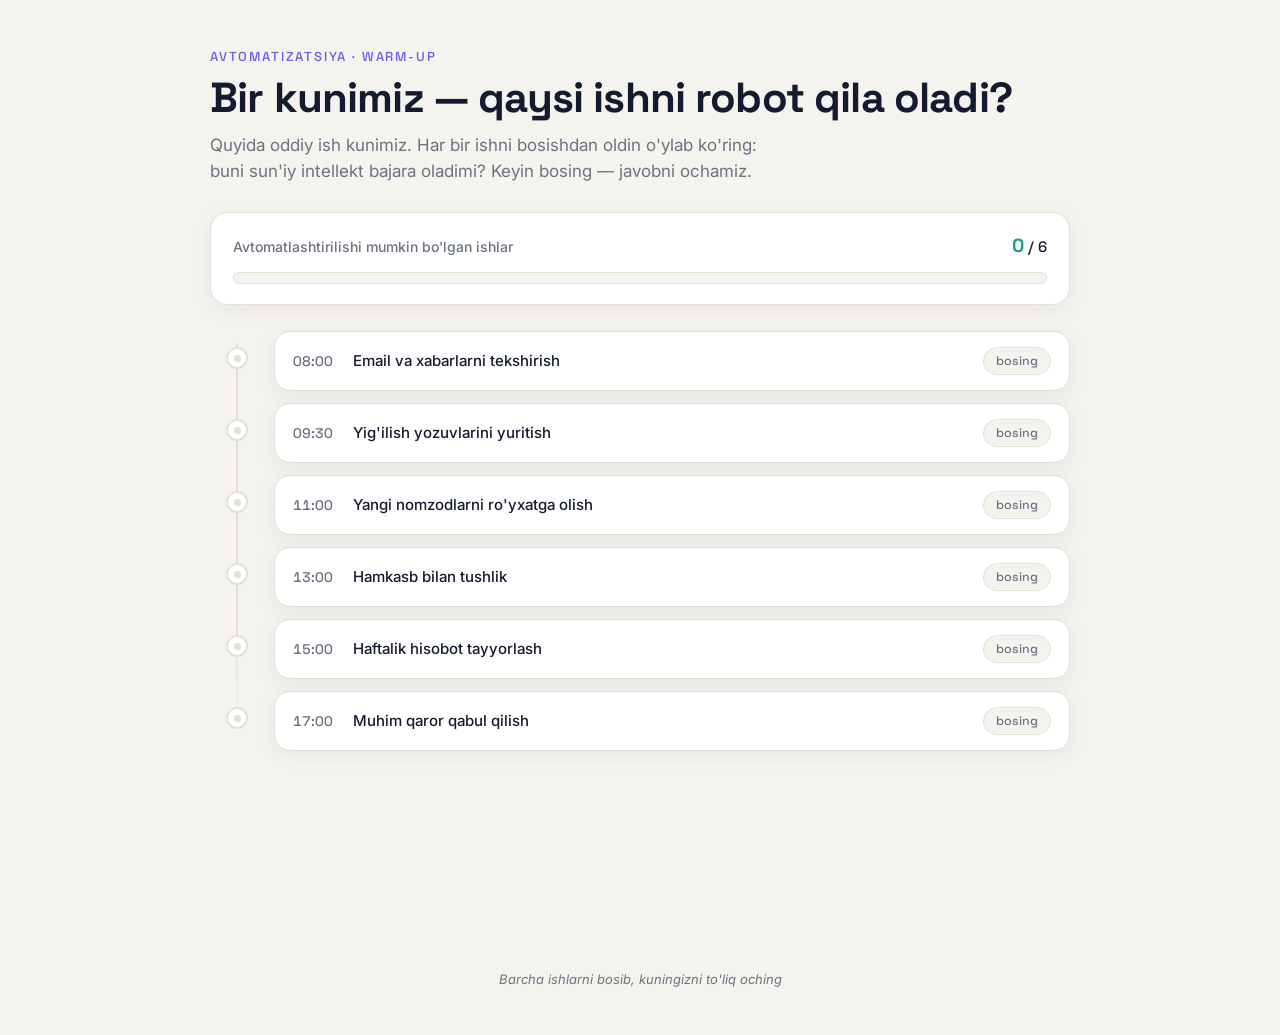
<file: AI_Automation/warmup.html>
<!DOCTYPE html>
<html lang="uz">
<head>
<meta charset="UTF-8">
<meta name="viewport" content="width=device-width, initial-scale=1.0">
<title>Bir kunimiz — qaysi ishni robot qila oladi?</title>
<style>
  @import url('https://fonts.googleapis.com/css2?family=Space+Grotesk:wght@400;500;700&family=Inter:wght@400;500;600&display=swap');

  :root{
    --ink:#141b2e;
    --paper:#f5f3ee;
    --card:#ffffff;
    --muted:#6b7280;
    --line:#e4e0d6;
    --robot:#16a37f;
    --robot-bg:#e5f5ef;
    --human:#e8873b;
    --human-bg:#fbeede;
    --violet:#6c5ce7;
    --violet-bg:#ece9fc;
    --shadow:0 4px 20px rgba(20,27,46,.06);
  }

  *{box-sizing:border-box;margin:0;padding:0;}

  body{
    font-family:'Inter',system-ui,sans-serif;
    background:var(--paper);
    color:var(--ink);
    min-height:100vh;
    padding:clamp(16px,4vw,48px);
    -webkit-font-smoothing:antialiased;
  }

  .wrap{max-width:860px;margin:0 auto;}

  /* Header */
  .eyebrow{
    font-family:'Space Grotesk',sans-serif;
    font-size:13px;font-weight:500;letter-spacing:.14em;text-transform:uppercase;
    color:var(--violet);margin-bottom:10px;
  }
  h1{
    font-family:'Space Grotesk',sans-serif;
    font-size:clamp(26px,5vw,42px);font-weight:700;line-height:1.1;
    letter-spacing:-.02em;margin-bottom:12px;
  }
  .lead{font-size:clamp(15px,2.2vw,17px);color:var(--muted);max-width:560px;line-height:1.5;}

  /* Meter */
  .meter{
    margin:28px 0 8px;background:var(--card);border:1px solid var(--line);
    border-radius:18px;padding:20px 22px;box-shadow:var(--shadow);
  }
  .meter-top{display:flex;align-items:baseline;justify-content:space-between;gap:12px;flex-wrap:wrap;}
  .meter-label{font-size:14px;color:var(--muted);font-weight:500;}
  .meter-num{font-family:'Space Grotesk',sans-serif;font-size:15px;font-weight:500;color:var(--ink);}
  .meter-num b{color:var(--robot);font-size:19px;}
  .track{height:12px;background:var(--paper);border-radius:99px;margin-top:14px;overflow:hidden;border:1px solid var(--line);}
  .fill{height:100%;width:0;background:linear-gradient(90deg,#16a37f,#22c58a);border-radius:99px;transition:width .7s cubic-bezier(.22,1,.36,1);}

  /* Timeline */
  .timeline{margin-top:26px;position:relative;}
  .timeline::before{
    content:"";position:absolute;left:26px;top:12px;bottom:12px;width:2px;
    background:linear-gradient(180deg,var(--line),var(--line) 70%,transparent);
  }

  .stop{position:relative;padding-left:64px;margin-bottom:12px;}
  .dot{
    position:absolute;left:16px;top:16px;width:22px;height:22px;border-radius:50%;
    background:var(--card);border:2px solid var(--line);z-index:2;
    display:flex;align-items:center;justify-content:center;transition:.3s;
  }
  .dot span{width:7px;height:7px;border-radius:50%;background:var(--line);transition:.3s;}

  .item{
    background:var(--card);border:1px solid var(--line);border-radius:16px;
    padding:15px 18px;cursor:pointer;box-shadow:var(--shadow);
    transition:transform .18s ease,border-color .25s ease;
    -webkit-tap-highlight-color:transparent;
  }
  .item:hover{transform:translateX(3px);}
  .item:focus-visible{outline:2.5px solid var(--violet);outline-offset:3px;}
  .item-head{display:flex;align-items:center;gap:14px;}
  .time{
    font-family:'Space Grotesk',sans-serif;font-size:14px;font-weight:500;
    color:var(--muted);min-width:46px;font-variant-numeric:tabular-nums;
  }
  .task{flex:1;font-size:15px;font-weight:500;line-height:1.3;}
  .badge{
    font-family:'Space Grotesk',sans-serif;font-size:12.5px;font-weight:500;
    padding:5px 12px;border-radius:99px;background:var(--paper);color:var(--muted);
    white-space:nowrap;transition:.3s;border:1px solid var(--line);
  }
  .note{
    font-size:13.5px;color:var(--muted);line-height:1.5;
    max-height:0;overflow:hidden;opacity:0;padding-left:60px;
    transition:max-height .35s ease,opacity .3s ease,margin .3s ease;
  }

  /* revealed states */
  .stop.done.robot .dot{border-color:var(--robot);}
  .stop.done.robot .dot span{background:var(--robot);transform:scale(1.3);}
  .stop.done.robot .item{border-color:var(--robot);}
  .stop.done.robot .badge{background:var(--robot-bg);color:var(--robot);border-color:transparent;}

  .stop.done.human .dot{border-color:var(--human);}
  .stop.done.human .dot span{background:var(--human);transform:scale(1.3);}
  .stop.done.human .badge{background:var(--human-bg);color:var(--human);border-color:transparent;}

  .stop.done .note{max-height:80px;opacity:1;margin-top:10px;}

  /* Finale */
  .finale{
    margin-top:22px;background:var(--ink);color:#fff;border-radius:20px;
    padding:26px 24px;opacity:0;transform:translateY(12px);
    transition:opacity .5s ease,transform .5s ease;
  }
  .finale.show{opacity:1;transform:translateY(0);}
  .finale h2{font-family:'Space Grotesk',sans-serif;font-size:21px;font-weight:700;margin-bottom:8px;letter-spacing:-.01em;}
  .finale p{font-size:15px;line-height:1.55;color:#c8cdda;}
  .finale .hl{color:#5eead4;font-weight:600;}

  .hint{margin-top:18px;font-size:13px;color:var(--muted);text-align:center;font-style:italic;}

  @media (prefers-reduced-motion:reduce){*{transition:none!important;}}
</style>
</head>
<body>
<div class="wrap">
  <div class="eyebrow">Avtomatizatsiya · Warm-up</div>
  <h1>Bir kunimiz — qaysi ishni robot qila oladi?</h1>
  <p class="lead">Quyida oddiy ish kunimiz. Har bir ishni bosishdan oldin o'ylab ko'ring: buni sun'iy intellekt bajara oladimi? Keyin bosing — javobni ochamiz.</p>

  <div class="meter">
    <div class="meter-top">
      <span class="meter-label">Avtomatlashtirilishi mumkin bo'lgan ishlar</span>
      <span class="meter-num"><b id="cnt">0</b> / 6</span>
    </div>
    <div class="track"><div class="fill" id="fill"></div></div>
  </div>

  <div class="timeline" id="tl"></div>

  <div class="finale" id="finale">
    <h2>Kunning yarmidan ko'pi!</h2>
    <p>6 ishning <span class="hl">4 tasi</span> avtomatlashtirilishi mumkin. Diqqat qiling — tushlik va ijodiy qaror <span class="hl">insonda qoldi</span>. Avtomatizatsiya sizni almashtirmaydi; u zerikarli, takrorlanuvchi ishni oladi va sizga muhim ishga vaqt qoldiradi.<br><br>Keling, ana shu <span class="hl">soat 11:00'dagi</span> nomzodlar ro'yxatini hoziroq — jonli — birga avtomatlashtiramiz.</p>
  </div>

  <p class="hint">Barcha ishlarni bosib, kuningizni to'liq oching</p>
</div>

<script>
  const TASKS=[
    {t:"08:00",name:"Email va xabarlarni tekshirish",robot:true,note:"AI muhim xatlarni ajratadi, javob variantlarini qoralab beradi."},
    {t:"09:30",name:"Yig'ilish yozuvlarini yuritish",robot:true,note:"Suhbatni matnga aylantirib, asosiy qarorlarни ajratadi."},
    {t:"11:00",name:"Yangi nomzodlarni ro'yxatga olish",robot:true,note:"Bugungi asosiy demomiz — bo'sh jadval bir buyruqda to'ladi."},
    {t:"13:00",name:"Hamkasb bilan tushlik",robot:false,note:"Buni robotga bermaymiz — inson aloqasi hech narsaga almashmaydi."},
    {t:"15:00",name:"Haftalik hisobot tayyorlash",robot:true,note:"Ma'lumotlardan jadval, grafik va qisqa xulosa chiqaradi."},
    {t:"17:00",name:"Muhim qaror qabul qilish",robot:false,note:"Bu — inson ishi. AI ma'lumot beradi, lekin qaror sizniki."}
  ];

  const tl=document.getElementById('tl');
  const fill=document.getElementById('fill');
  const cnt=document.getElementById('cnt');
  let opened=0, robots=0;

  TASKS.forEach((d,i)=>{
    const stop=document.createElement('div');
    stop.className='stop';
    stop.innerHTML=`
      <div class="dot"><span></span></div>
      <div class="item" tabindex="0" role="button" aria-expanded="false">
        <div class="item-head">
          <span class="time">${d.t}</span>
          <span class="task">${d.name}</span>
          <span class="badge">bosing</span>
        </div>
      </div>
      <p class="note">${d.note}</p>`;
    tl.appendChild(stop);

    const item=stop.querySelector('.item');
    const badge=stop.querySelector('.badge');
    const reveal=()=>{
      if(stop.classList.contains('done'))return;
      stop.classList.add('done',d.robot?'robot':'human');
      badge.textContent=d.robot?'AI qila oladi':'Inson ishi';
      item.setAttribute('aria-expanded','true');
      opened++;
      if(d.robot){robots++;cnt.textContent=robots;fill.style.width=(robots/6*100)+'%';}
      if(opened===TASKS.length)setTimeout(()=>document.getElementById('finale').classList.add('show'),350);
    };
    item.addEventListener('click',reveal);
    item.addEventListener('keydown',e=>{if(e.key==='Enter'||e.key===' '){e.preventDefault();reveal();}});
  });
</script>
</body>
</html>
</file>
<file: 03-DOM-BOM-HTML-tushunchalari/style.css>
/* ==========================================================
   STYLE.CSS
   Bu fayl ilovaning KO'RINISHINI belgilaydi — ranglar, joylashuv,
   shriftlar. Darsda: "mana shu yerda .style orqali CSS qanday
   ishlashini ko'rsatish mumkin" deb tushuntirish uchun foydali.
   ========================================================== */

:root{
  --bg:#F5F6F4; --ink:#1B2430; --sub:#5B6472; --card:#FFFFFF; --line:#E1E4E0;
  --indigo:#453FE0; --indigo-light:#ECEBFC;
  --green:#1D9E75; --green-light:#E1F5EE;
  --amber:#BA7517; --amber-light:#FAEEDA;
  --pink:#D6336C; --pink-light:#FBE4ED;
  --sidebar-w:250px;
}
*{box-sizing:border-box;}
body{margin:0;font-family:'Inter',sans-serif;color:var(--ink);background:var(--bg);}

.app{display:flex;min-height:100vh;}

/* ---------- SIDEBAR (Streamlit uslubidagi chap panel) ---------- */
.sidebar{
  width:var(--sidebar-w); flex-shrink:0; background:#1B2430; color:#fff;
  padding:28px 20px; display:flex; flex-direction:column; position:sticky; top:0; height:100vh;
}
.sidebar-title{margin-bottom:30px;}
.eyebrow{font-size:11px;font-weight:600;text-transform:uppercase;letter-spacing:0.05em;color:#9BE8CE;margin:0 0 6px;}
.sidebar-title h1{font-family:'Space Grotesk',sans-serif;font-size:22px;margin:0;}
.nav{display:flex;flex-direction:column;gap:6px;flex:1;}
.nav-btn{
  text-align:left;background:transparent;border:none;color:#C7CCD6;padding:12px 14px;border-radius:10px;
  font-family:'Inter',sans-serif;font-size:14px;font-weight:500;cursor:pointer;transition:all .15s ease;
}
.nav-btn:hover{background:rgba(255,255,255,0.08);color:#fff;}
.nav-btn.active{background:var(--indigo);color:#fff;font-weight:600;}
.sidebar-footer{font-size:12px;color:#6B7488;padding-top:16px;border-top:1px solid rgba(255,255,255,0.1);}

/* ---------- MAIN CONTENT ---------- */
.content{flex:1;padding:44px 56px;max-width:980px;}
.page{display:none;}
.page.active{display:block;animation:fadeIn .3s ease;}
@keyframes fadeIn{from{opacity:0;transform:translateY(6px);}to{opacity:1;transform:translateY(0);}}

.page-eyebrow{font-size:12px;font-weight:700;text-transform:uppercase;letter-spacing:0.05em;color:var(--indigo);margin:0 0 8px;}
.content h2{font-family:'Space Grotesk',sans-serif;font-size:28px;margin:0 0 12px;}
.page-desc{font-size:15px;color:var(--sub);max-width:70ch;margin:0 0 28px;}

/* Bosh sahifadagi kartochkalar */
.card-grid{display:grid;grid-template-columns:1fr 1fr;gap:16px;}
.mini-card{background:var(--card);border:1px solid var(--line);border-radius:14px;padding:22px;position:relative;}
.mini-card h3{font-family:'Space Grotesk',sans-serif;font-size:17px;margin:6px 0;}
.mini-card p{font-size:13px;color:var(--sub);margin:0;}
.mini-num{position:absolute;top:16px;right:18px;font-family:'Space Grotesk',sans-serif;font-weight:700;font-size:20px;color:var(--line);}
.mini-card.blue{border-left:4px solid var(--indigo);}
.mini-card.amber{border-left:4px solid var(--amber);}
.mini-card.green{border-left:4px solid var(--green);}
.mini-card.pink{border-left:4px solid var(--pink);}

/* Ikki ustunli panel */
.two-col{display:grid;grid-template-columns:1fr 1fr;gap:20px;margin-bottom:20px;}
.panel{background:var(--card);border:1px solid var(--line);border-radius:14px;padding:22px;}
.panel-label{font-size:12px;font-weight:700;text-transform:uppercase;color:var(--sub);letter-spacing:0.04em;margin:0 0 14px;}
.explain-text{font-size:14px;color:var(--sub);margin:0 0 16px;}

/* DOM daraxti */
.tree{font-family:'JetBrains Mono',monospace;font-size:14px;}
.tree-node{padding:8px 12px;border-radius:8px;margin:3px 0;border:1px solid transparent;transition:all .3s ease;}
.tree-node.indent1{margin-left:20px;}
.tree-node.indent2{margin-left:40px;}
.tree-node.highlight{background:var(--indigo-light);border-color:var(--indigo);color:var(--indigo);font-weight:600;}

/* Tugmalar */
.btn-row{display:flex;gap:10px;flex-wrap:wrap;}
.action-btn{
  font-family:'Inter',sans-serif;font-size:13.5px;font-weight:600;padding:10px 18px;border-radius:9px;
  border:1px solid var(--line);background:#fff;color:var(--ink);cursor:pointer;transition:all .15s ease;
}
.action-btn:hover{border-color:var(--indigo);transform:translateY(-1px);}

/* Kod ko'rsatish qutisi */
.code-box{
  font-family:'JetBrains Mono',monospace;font-size:13px;background:#1B2430;color:#E7E9EC;
  border-radius:10px;padding:16px 18px;min-height:24px;
}
.code-box .fn{color:#9BE8CE;} .code-box .str{color:#FFD98E;} .code-box .kw{color:#7CC7FF;}

/* Elementni boshqarish sahifasidagi jonli preview */
.preview-panel{text-align:center;}
#liveH1{font-family:'Space Grotesk',sans-serif;font-size:22px;transition:all .3s ease;}
#liveBtn{font-family:'Inter',sans-serif;font-weight:600;padding:10px 20px;border-radius:9px;border:none;background:var(--indigo);color:#fff;cursor:pointer;}

/* Event sahifasi */
.counter-display{font-family:'Space Grotesk',sans-serif;font-size:36px;font-weight:700;color:var(--pink);margin-bottom:14px;}
#eventClickBtn{font-family:'Inter',sans-serif;font-weight:600;padding:10px 20px;border-radius:9px;border:none;background:var(--pink);color:#fff;cursor:pointer;}
.hover-box{padding:24px;border-radius:10px;background:var(--amber-light);color:var(--amber);font-weight:600;text-align:center;transition:all .3s ease;}

/* Toast va modal (BOM demo uchun) */
.toast{
  position:fixed;bottom:24px;left:50%;transform:translateX(-50%) translateY(20px);
  background:var(--ink);color:#fff;padding:14px 22px;border-radius:10px;font-size:14px;
  opacity:0;pointer-events:none;transition:all .3s ease;box-shadow:0 4px 16px rgba(0,0,0,0.2);
}
.toast.show{opacity:1;transform:translateX(-50%) translateY(0);}
.modal-overlay{
  position:fixed;inset:0;background:rgba(27,36,48,0.5);display:flex;align-items:center;justify-content:center;
  opacity:0;pointer-events:none;transition:opacity .25s ease;z-index:10;
}
.modal-overlay.show{opacity:1;pointer-events:auto;}
.modal-box{background:#fff;border-radius:12px;padding:24px 28px;max-width:300px;text-align:center;box-shadow:0 10px 30px rgba(0,0,0,0.2);}
.modal-box button{background:var(--indigo);color:#fff;border:none;padding:9px 20px;border-radius:8px;font-weight:600;cursor:pointer;font-family:'Inter',sans-serif;margin-top:14px;}

@media (max-width:800px){
  .app{flex-direction:column;}
  .sidebar{width:100%;height:auto;position:relative;}
  .two-col, .card-grid{grid-template-columns:1fr;}
  .content{padding:28px 20px;}
}
</file>
